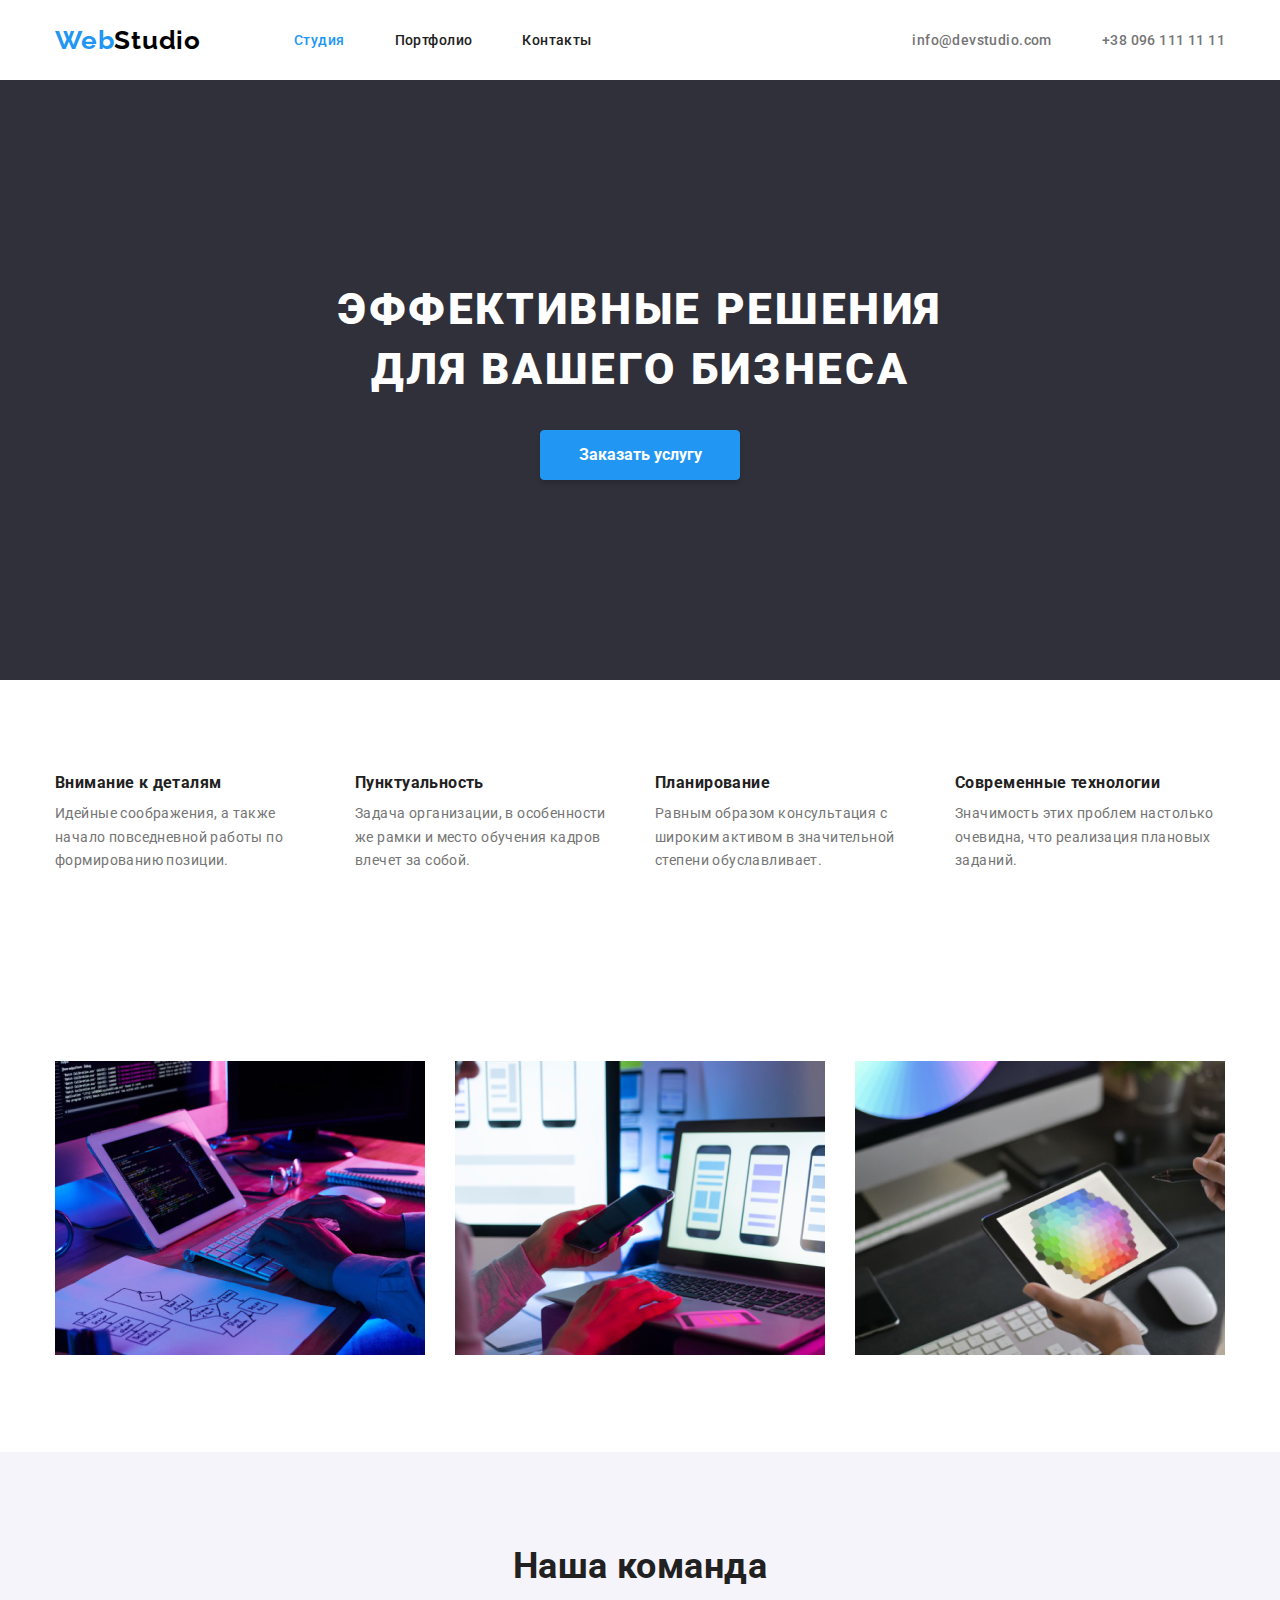
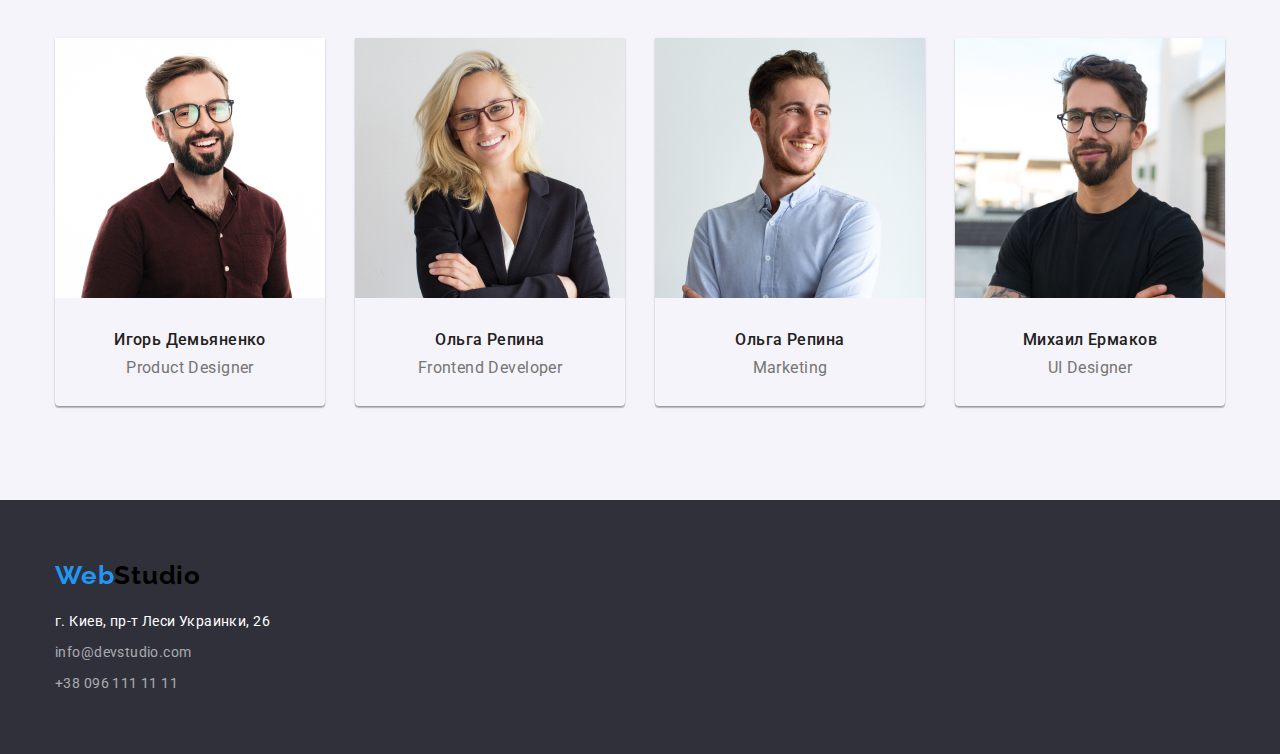
<file: index.html>
<!DOCTYPE html>
<html lang="ru">

<head>
    <meta charset="UTF-8">
    <meta http-equiv="X-UA-Compatible" content="IE=edge">
    <meta name="viewport" content="width=device-width, initial-scale=1.0">
    <title>GoIT homework</title>
    <link rel="preconnect" href="https://fonts.googleapis.com">
    <link rel="preconnect" href="https://fonts.gstatic.com" crossorigin>
    <link
        href="https://fonts.googleapis.com/css2?family=Raleway:wght@700&family=Roboto:wght@400;500;700;900&display=swap"
        rel="stylesheet">
    <link rel="stylesheet" href="https://cdnjs.cloudflare.com/ajax/libs/modern-normalize/1.1.0/modern-normalize.min.css



        ">
    <link rel="stylesheet" href="./css/styles.css">
</head>

<body>
    <!-- Header -->
    <header class="header">
        <div class="container">
            <div class="header-content-wrapper">
                <nav class="nav-menu">
                    <a lang="en" href="./index.html" class="link logo"><span lang="en">Web</span>Studio</a>
                    <ul class="nav-menu-list">
                        <li class="menu-item"><a href="./index.html" class="link active-link">Студия</a></li>
                        <li class="menu-item"><a href="./portfolio.html" class="link">Портфолио</a></li>
                        <li class="menu-item"><a href="" class="link">Контакты</a></li>
                    </ul>
                </nav>
                <ul class="contact-links-list">
                    <li><a class="link contact-link" href="mailto:info@devstudio.com" lang="en">info@devstudio.com</a>
                    </li>
                    <li><a class="link contact-link" href="tel:+380961111111">+38 096 111 11 11</a></li>
                </ul>
            </div>
        </div>
    </header>
    <!-- Main -->
    <main>
        <!-- Hero -->
        <section class="hero-section">
            <h1 class="hero-title">Эффективные решения для вашего бизнеса</h1>
            <button class="hero-button" type="button">Заказать услугу</button>
        </section>
        <!-- Featers -->
        <section class="page-section featers-section">
            <div class="container">
                <ul class="featers-list">
                    <li class="feater-item">
                        <h3 class="feater-title">Внимание к деталям</h3>
                        <p class="feater-description">Идейные соображения, а также начало повседневной работы по
                            формированию позиции.</p>
                    </li>
                    <li class="feater-item">
                        <h3 class="feater-title">Пунктуальность</h3>
                        <p class="feater-description">Задача организации, в особенности же рамки и место обучения кадров
                            влечет за собой.</p>
                    </li>
                    <li class="feater-item">
                        <h3 class="feater-title">Планирование</h3>
                        <p class="feater-description">Равным образом консультация с широким активом в значительной
                            степени
                            обуславливает.</p>
                    </li>
                    <li class="feater-item">
                        <h3 class="feater-title">Современные технологии</h3>
                        <p class="feater-description">Значимость этих проблем настолько очевидна, что реализация
                            плановых
                            заданий.</p>
                    </li>
                </ul>
            </div>
        </section>
        <!-- What we Doing -->
        <section class="page-section whatWeDoing-section">
            <div class="container">
                <ul class="whatWeDoing-list">
                    <li><img src="./images/whatWeDoing/whatWeDoing1.jpg" alt="Пишем код" width="370"></li>
                    <li><img src="./images/whatWeDoing/whatWeDoing2.jpg" alt="Делаем адаптив" width="370"></li>
                    <li><img src="./images/whatWeDoing/whatWeDoing3.jpg" alt="Делаем дизайн" width="370"></li>
                </ul>
            </div>
        </section>
        <!-- Our team -->
        <section class="page-section team-section">
            <div class="container">
                <h2 class="section-title team-section-title">Наша команда</h2>
                <ul class="team-list">
                    <li class="team-member">
                        <img src="./images/ourTeam/ourTeam1.jpg" alt="Фото Игоря Демьяненко">
                        <h3 class="member-name">Игорь Демьяненко</h3>
                        <p class="member-description" lang="en">Product Designer</p>
                    </li>
                    <li class="team-member">
                        <img src="./images/ourTeam/ourTeam2.jpg" alt="Фото Ольги Репиной">
                        <h3 class="member-name">Ольга Репина</h3>
                        <p class="member-description" lang="en">Frontend Developer</p>
                    </li>
                    <li class="team-member">
                        <img src="./images/ourTeam/ourTeam3.jpg" alt="Фото Николая Тарасова">
                        <h3 class="member-name">Ольга Репина</h3>
                        <p class="member-description" lang="en">Marketing</p>
                    </li>
                    <li class="team-member">
                        <img src="./images/ourTeam/ourTeam4.jpg" alt="Фото Николая Тарасова">
                        <h3 class="member-name">Михаил Ермаков</h3>
                        <p class="member-description" lang="en">UI Designer</p>
                    </li>
                </ul>
            </div>
        </section>
    </main>
    <!-- Footer -->
    <footer class="footer">
        <div class="container">
            <a href="./index.html" lang="en" class="link logo"><span>Web</span>Studio</a>
            <address>
                <ul class="footer-contacts">
                    <li class="address">г. Киев, пр-т Леси Украинки, 26</li>
                    <li><a class="link contact-link" href="mailto:info@devstudio.com">info@devstudio.com</a></li>
                    <li><a class="link contact-link" href="tel:+380961111111">+38 096 111 11 11</a></li>
                </ul>
            </address>
        </div>
    </footer>
</body>

</html>
</file>
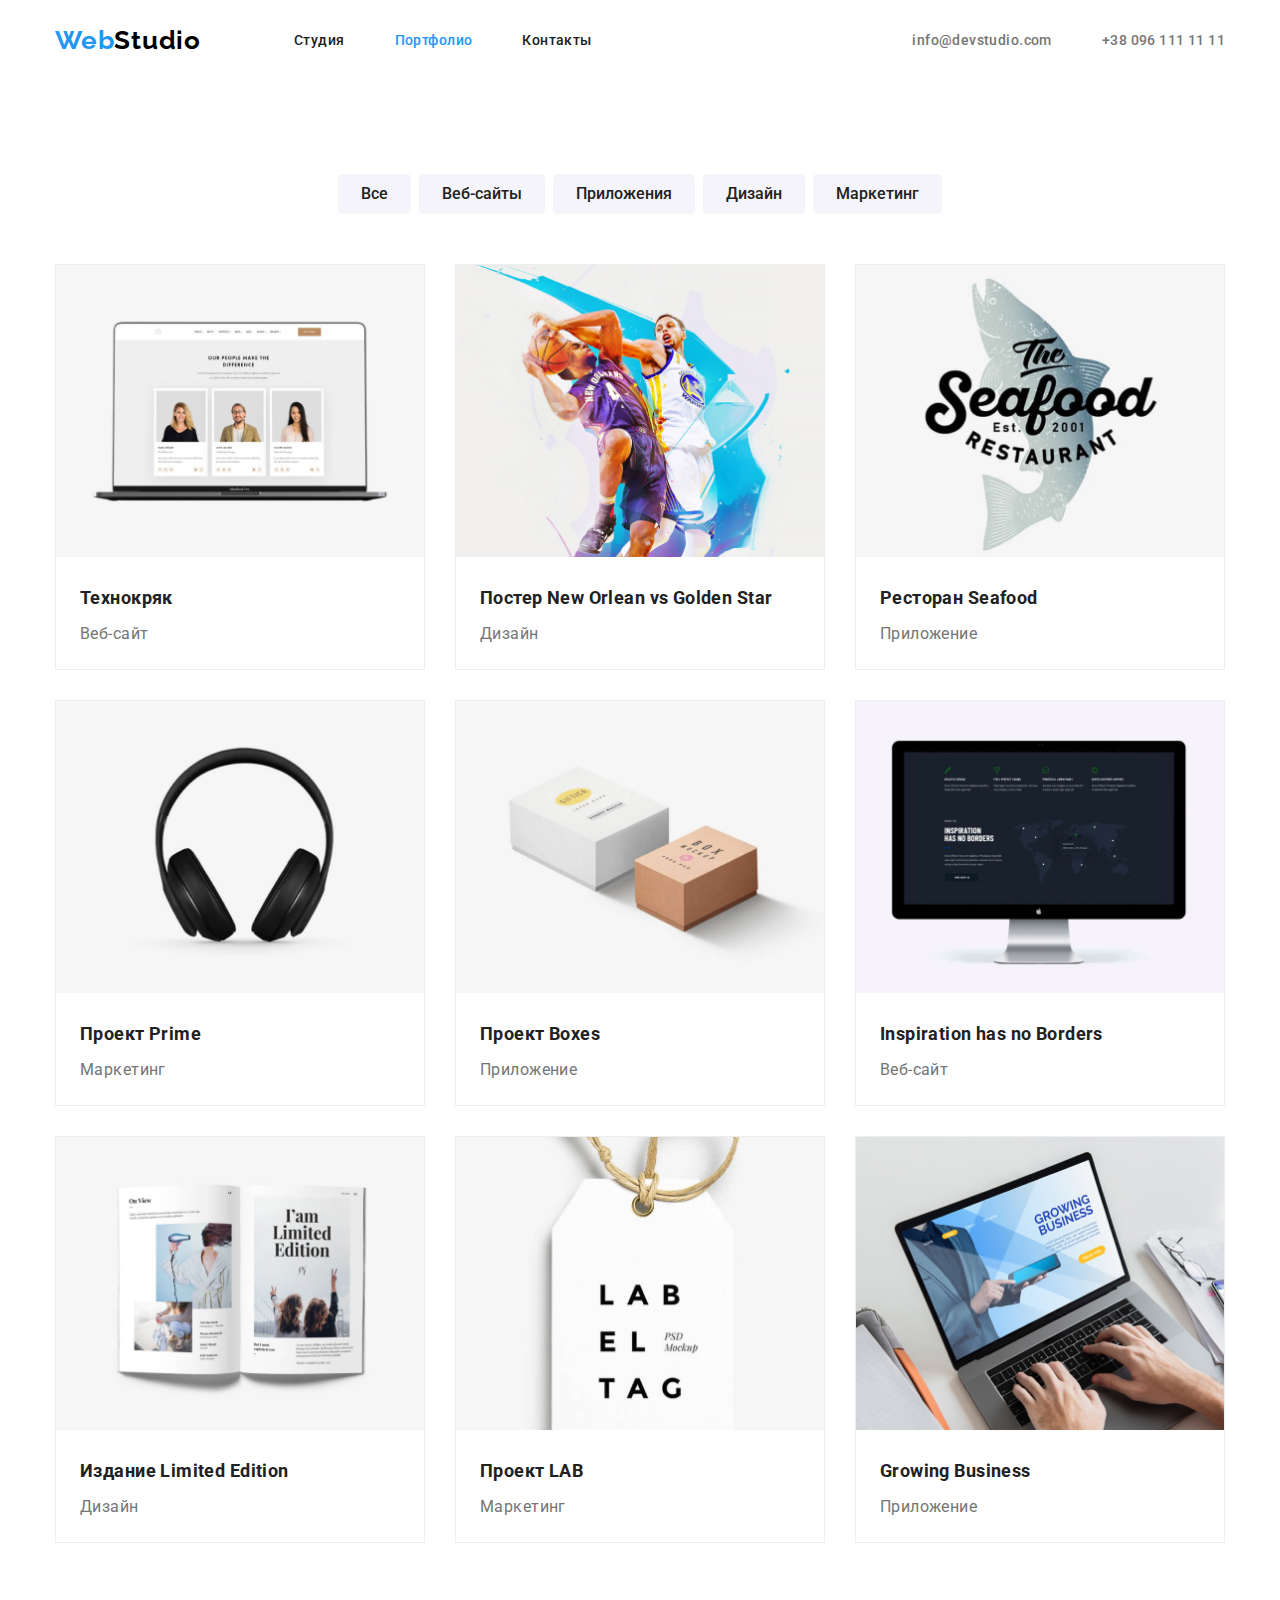
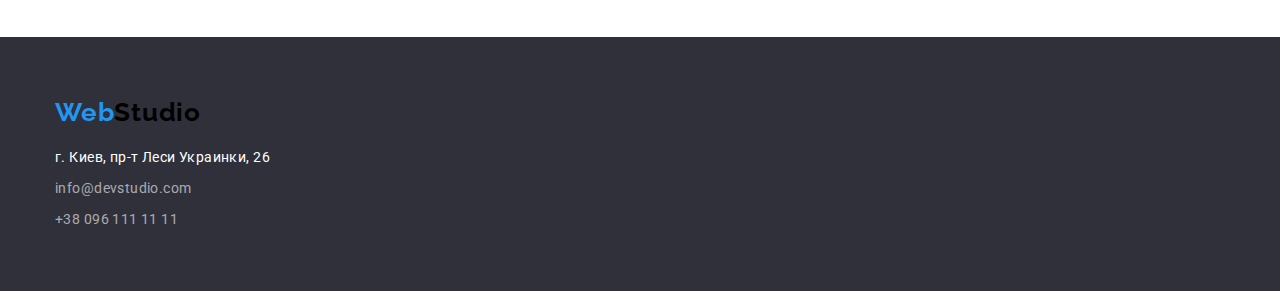
<file: portfolio.html>
<!DOCTYPE html>
<html lang="ru">

<head>
    <meta charset="UTF-8">
    <meta http-equiv="X-UA-Compatible" content="IE=edge">
    <meta name="viewport" content="width=device-width, initial-scale=1.0">
    <title>GoIT homework</title>
    <link rel="preconnect" href="https://fonts.googleapis.com">
    <link rel="preconnect" href="https://fonts.gstatic.com" crossorigin>
    <link
        href="https://fonts.googleapis.com/css2?family=Raleway:wght@700&family=Roboto:wght@400;500;700;900&display=swap"
        rel="stylesheet">
    <link rel="stylesheet" href="https://cdnjs.cloudflare.com/ajax/libs/modern-normalize/1.1.0/modern-normalize.min.css



        ">
    <link rel="stylesheet" href="./css/styles.css">
</head>

<body>
    <!-- Header -->
    <header class="header">
        <div class="container">
            <div class="header-content-wrapper">
                <nav class="nav-menu">
                    <a lang="en" href="./index.html" class="link logo"><span lang="en">Web</span>Studio</a>
                    <ul class="nav-menu-list">
                        <li class="menu-item"><a href="./index.html" class="link">Студия</a></li>
                        <li class="menu-item"><a href="./portfolio.html" class="link active-link">Портфолио</a></li>
                        <li class="menu-item"><a href="" class="link">Контакты</a></li>
                    </ul>
                </nav>
                <ul class="contact-links-list">
                    <li><a class="link contact-link" href="mailto:info@devstudio.com" lang="en">info@devstudio.com</a>
                    </li>
                    <li><a class="link contact-link" href="tel:+380961111111">+38 096 111 11 11</a></li>
                </ul>
            </div>
        </div>
    </header>
    <main>
        <div class="container">
            <section class="page-section portfolio-section">
                <ul class="filters-list">
                    <li class="filter-item"><button type="button" class="filter-button">Все</button></li>
                    <li class="filter-item"><button type="button" class="filter-button">Веб-сайты</button></li>
                    <li class="filter-item"><button type="button" class="filter-button">Приложения</button></li>
                    <li class="filter-item"><button type="button" class="filter-button">Дизайн</button></li>
                    <li class="filter-item"><button type="button" class="filter-button">Маркетинг</button></li>
                </ul>
                <ul class="projects-list">
                    <li class="project-item">
                        <a class="link" href="">
                            <img src="./images/portfolioProjects/portfolioProject1.jpg" alt="" width="370">
                            <div class="project-description">
                                <h3 class="project-title">Технокряк</h3>
                                <p class="project-type">Веб-сайт</p>
                            </div>
                        </a>
                    </li>
                    <li class="project-item">
                        <a class="link" href="">
                            <img src="./images/portfolioProjects/portfolioProject2.jpg" alt="" width="370">
                            <div class="project-description">
                                <h3 class="project-title">Постер New Orlean vs Golden Star</h3>
                                <p class="project-type">Дизайн</p>
                            </div>
                        </a>
                    </li>
                    <li class="project-item">
                        <a class="link" href="">
                            <img src="./images/portfolioProjects/portfolioProject3.jpg" alt="" width="370">
                            <div class="project-description">
                                <h3 class="project-title">Ресторан Seafood</h3>
                                <p class="project-type">Приложение</p>
                            </div>
                        </a>
                    </li>
                    <li class="project-item">
                        <a class="link" href="">
                            <img src="./images/portfolioProjects/portfolioProject4.jpg" alt="" width="370">
                            <div class="project-description">
                                <h3 class="project-title">Проект Prime</h3>
                                <p class="project-type">Маркетинг</p>
                            </div>
                        </a>
                    </li>
                    <li class="project-item">
                        <a class="link" href="">
                            <img src="./images/portfolioProjects/portfolioProject5.jpg" alt="" width="370">
                            <div class="project-description">
                                <h3 class="project-title">Проект Boxes</h3>
                                <p class="project-type">Приложение</p>
                            </div>
                        </a>
                    </li>
                    <li class="project-item">
                        <a class="link" href="">
                            <img src="./images/portfolioProjects/portfolioProject6.jpg" alt="" width="370">
                            <div class="project-description">
                                <h3 class="project-title">Inspiration has no Borders</h3>
                                <p class="project-type">Веб-сайт</p>
                            </div>
                        </a>
                    </li>
                    <li class="project-item">
                        <a class="link" href="">
                            <img src="./images/portfolioProjects/portfolioProject7.jpg" alt="" width="370">
                            <div class="project-description">
                                <h3 class="project-title">Издание Limited Edition</h3>
                                <p class="project-type">Дизайн</p>
                            </div>
                        </a>
                    </li>
                    <li class="project-item">
                        <a class="link" href="">
                            <img src="./images/portfolioProjects/portfolioProject8.jpg" alt="" width="370">
                            <div class="project-description">
                                <h3 class="project-title">Проект LAB</h3>
                                <p class="project-type">Маркетинг</p>
                            </div>
                        </a>
                    </li>
                    <li class="project-item">
                        <a class="link" href="">
                            <img src="./images/portfolioProjects/portfolioProject9.jpg" alt="" width="370">
                            <div class="project-description">
                                <h3 class="project-title">Growing Business</h3>
                                <p class="project-type">Приложение</p>
                            </div>
                        </a>
                    </li>
                </ul>
            </section>
        </div>
    </main>
    <!-- Footer -->
    <footer class="footer">
        <div class="container">
            <a href="./index.html" lang="en" class="link logo"><span>Web</span>Studio</a>
            <address>
                <ul class="footer-contacts">
                    <li class="address">г. Киев, пр-т Леси Украинки, 26</li>
                    <li><a class="link contact-link" href="mailto:info@devstudio.com">info@devstudio.com</a></li>
                    <li><a class="link contact-link" href="tel:+380961111111">+38 096 111 11 11</a></li>
                </ul>
            </address>
        </div>
    </footer>
</body>

</html>
</file>
<file: css/styles.css>
/* Обнуление */
*,
*::before,
*::after {
  box-sizing: border-box;
}

h1, h2, h3, h4, h5, h6, p {
    margin: 0;
    padding: 0;
}

ul {
    margin: 0;
    padding: 0;
}

:root {
    --primary-text-color: #757575;
    --secondary-text-color: #FFFFFF;
    --title-text-color: #212121;
    --primary-background-color: #FFFFFF;
    --secondary-background-color: #2F303A;
    --accent-text-color: #2196F3;
    --selected-button-background: #2196F3;
    --unselected-button-background: #F5F4FA;

}

body {
    font-family: 'Roboto', sans-serif;
    font-weight: 400;
    color: var(--primary-text-color);
    font-size: 14px;
    letter-spacing: 0.03em;
    margin: 0;
}

h1, h2, h3, h4, h5, h6 {
    color: var(--title-text-color);
}



ul {
    list-style: none;
}

address {
    font-style: normal;
}

/* common styles */
.container {
    max-width: 1210px;
    padding: 0 20px;
    margin: 0 auto;

}
.page-section {
    padding: 94px 0;
    background-color: var(--primary-background-color);

}
.page-section .section-title {
    margin-bottom: 50px;
    color: var(--title-text-color);
    font-weight: 700;
    font-size: 36px;
    line-height: 1.16;
    text-align: center;
}

.link {
    color: var(--title-text-color);
    font-weight: 500;
    text-decoration: none;
}

.logo {
    font-family: 'Raleway', sans-serif;
    color: #000000;
    font-size: 26px;
    line-height: 1.15;
    letter-spacing: 0.03em;
    font-weight: 700;
    margin: 0 93px 0 0;
}
.logo span {
    color: var(--accent-text-color);
}
/* header styles */

.header-content-wrapper {
    display: flex;
    justify-content: space-between;
    align-items: center;
}

.nav-menu {
    display: flex;
    align-items: center;
}

.nav-menu-list {
    display: flex;
    align-items: center;
}

.nav-menu-list>.menu-item:not(:last-child) {
    margin-right: 50px;
}

.nav-menu-list .link {
    display: block;
    padding: 32px 0;
}

.contact-links-list .link {
    display: block;
    padding: 32px 0;
}
.nav-menu-list .link:hover {
    color: var(--accent-text-color);
}
.nav-menu .link.active-link{
    color: var(--accent-text-color);
}

.logo {
    font-family: 'Raleway', sans-serif;
    color: #000000;
    font-size: 26px;
    line-height: 1.19;
    font-weight: 700;
    margin: 0 93px 0 0;
}

.logo span {
    color: var(--accent-text-color);
}

.contact-links-list {
    display: flex;
}

.contact-links-list>li:not(:last-child) {
    margin-right: 50px;
}

.header .contact-link:hover,
.header .contact-link:focus {
    color: var(--accent-text-color);
}

.header .contact-link {
    color: var(--primary-text-color);

}

/* hero styles */
.hero-section {
    padding: 200px 0;
    background-color: var(--secondary-background-color);
    text-align: center;
}

.hero-section .hero-title {
    margin: 0 auto 30px;
    max-width: 696px;
    color: var(--secondary-text-color);
    text-align: center;
    font-size: 44px;
    line-height: 1.36;
    font-weight: 900;
    letter-spacing: 0.06em;
    text-transform: uppercase;
}

.hero-button {
    display: inline-block;
    min-width: 200px;
    padding: 10px 0;
    border: 1px solid var(--selected-button-background);
    box-shadow: 0px 4px 4px rgba(0, 0, 0, 0.15);
    border-radius: 4px;
    font-weight: 700;
    background-color: var(--accent-text-color);
    color: var(--secondary-text-color);
    line-height: 1.75;
    font-size: 16px;
}
.hero-button:hover, 
.hero-button:focus {
    color: var(--title-text-color);
}

/* Featers styles */
.page-section.featers-section {
    padding-top: 54px;
}
.featers-list {
    display: flex;
    flex-wrap: wrap;
}

.featers-list .feater-item {
    max-width: 270px;
    margin:40px 30px 0 0;
}

.featers-list .feater-item:nth-child(4n) {
    margin-right: 0;
}

.feater-item  .feater-title {
    margin-bottom: 10px;
    font-weight: 700;
    line-height: 1.1;
}

.feater-item  .feater-description {
    font-weight: 400;
    line-height: 1.7;
}
/* what we doing */
.page-section.whatWeDoing-section {
    padding-top: 74px;
}

.whatWeDoing-list {
    display: flex;
    flex-wrap: wrap;
    justify-content: space-between;
}

.whatWeDoing-list li {
    margin-top: 20px;
}

/* Our team section styles */
.team-section {
    background: #F5F4FA;
}
.section-title.team-section-title {
    margin-bottom: 30px;
}
.team-list {
    display: flex;
    flex-wrap: wrap;
}

.team-list .team-member {
    margin: 20px 30px 0 0;
    padding-bottom: 30px;
    box-shadow: 0px 1px 3px rgba(0, 0, 0, 0.12), 0px 1px 1px rgba(0, 0, 0, 0.14), 0px 2px 1px rgba(0, 0, 0, 0.2);
    border-radius: 0px 0px 4px 4px;
    text-align: center;
}

.team-list .team-member:nth-child(4n+4){
    margin-right: 0;
}

.team-member img {
    margin-bottom: 30px;
}
.team-member h3,
.team-member p {
    font-size: 16px;
    line-height: 1.1;
}

.team-member h3 {
    margin-bottom: 10px;
}

.team-member .member-name {
    font-weight: 500;
}

.team-member .member-description {
    font-weight: 400;
}

/* footer styles */
.footer {
    padding: 60px 0;
    background-color: var(--secondary-background-color);
}

.footer .logo {
    display: inline-block;
    margin: 0 0 20px 0;
}

.footer-contacts {
    line-height: 1.55;
}

.footer-contacts>li:not(:last-child) {
    margin-bottom: 9px;
}

.footer-contacts .address {
    color: var(--secondary-text-color);
    
}

.footer-contacts .contact-link {
    color: rgba(255, 255, 255, 0.6);
    font-weight: 400;
}

.footer-contacts .contact-link:hover,
.footer-contacts .contact-link:focus {
    color: var(--accent-text-color)
}

/* portfolio styles */
.filters-list {
    display: flex;
    justify-content: center;
    margin-bottom: 20px;
}
.filters-list .filter-item:not(:last-child) {
    margin-right: 8px;
}

.filters-list .filter-button {
    background: var(--unselected-button-background);
    color: var(--title-text-color);
    font-size: 16px;
    line-height: 1.6;
    font-weight: 500;
    border: 1px solid var(--unselected-button-background);
    border-radius: 4px;
    padding: 6px 22px;
    text-align: center;
    cursor: pointer;
}

.filters-list .filter-button:hover,
.filters-list .filter-button:focus {
    background: var(--selected-button-background);
    color: var(--secondary-text-color);
    border: 1px solid var(--selected-button-background);
    box-shadow: 0px 3px 1px rgba(0, 0, 0, 0.1), 0px 1px 2px rgba(0, 0, 0, 0.08), 0px 2px 2px rgba(0, 0, 0, 0.12);
}

.projects-list {
    display: flex;
    flex-wrap: wrap;    
}

.project-item {
    margin: 30px 30px 0 0;
    max-width: calc((100% - 60px)/3);
    border: 1px solid #EEEEEE;
    overflow: hidden;
}

.project-item:nth-child(3n) {
   margin-right: 0;
}

.project-item img {
    max-width: 100%;
}
.project-item:hover {
    border-color: var(--selected-button-background);
}

.project-description {
    padding: 20px 24px;
}
.project-description .project-title {
    font-size: 18px;
    line-height: 2;
    font-weight: 700;
}

.project-description .project-type {
    margin-top: 4px;
    font-size: 16px;
    line-height: 1.8;
    font-weight: 400;
    color: var(--primary-text-color);
}
</file>
